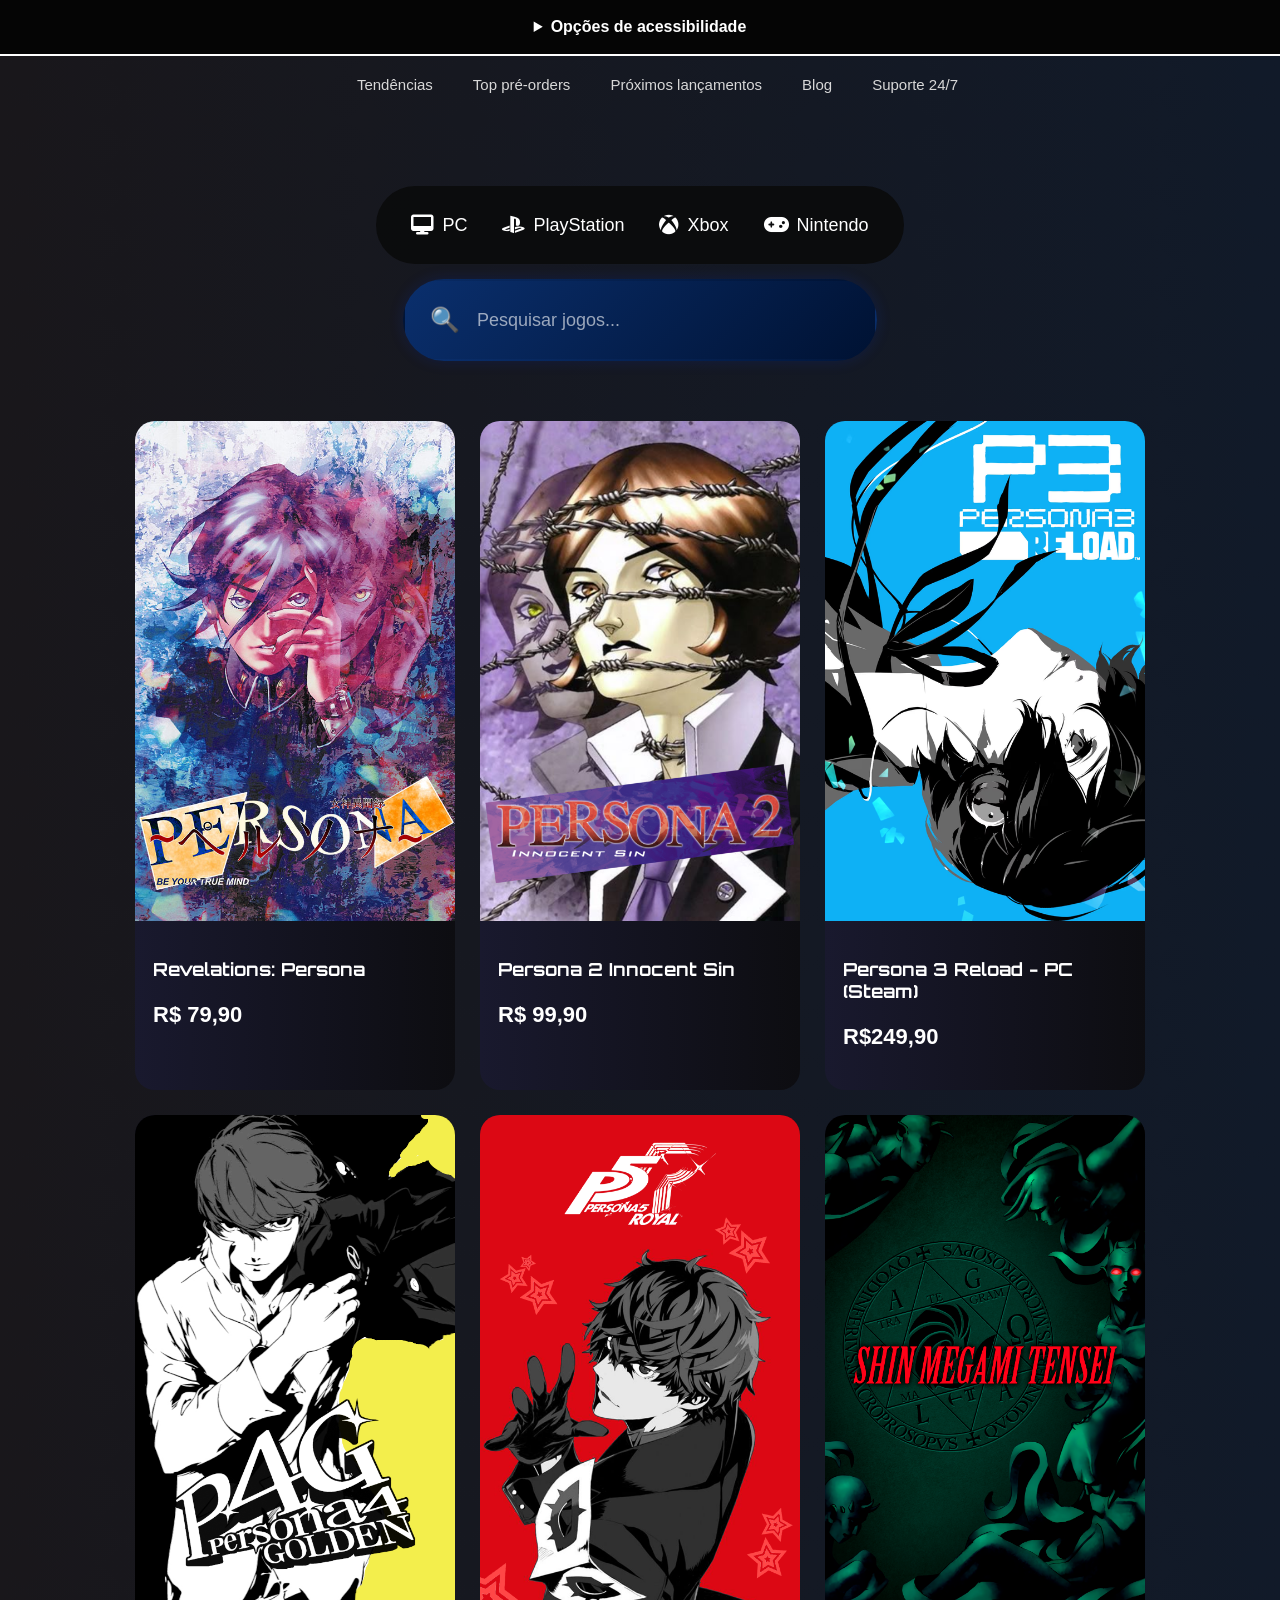
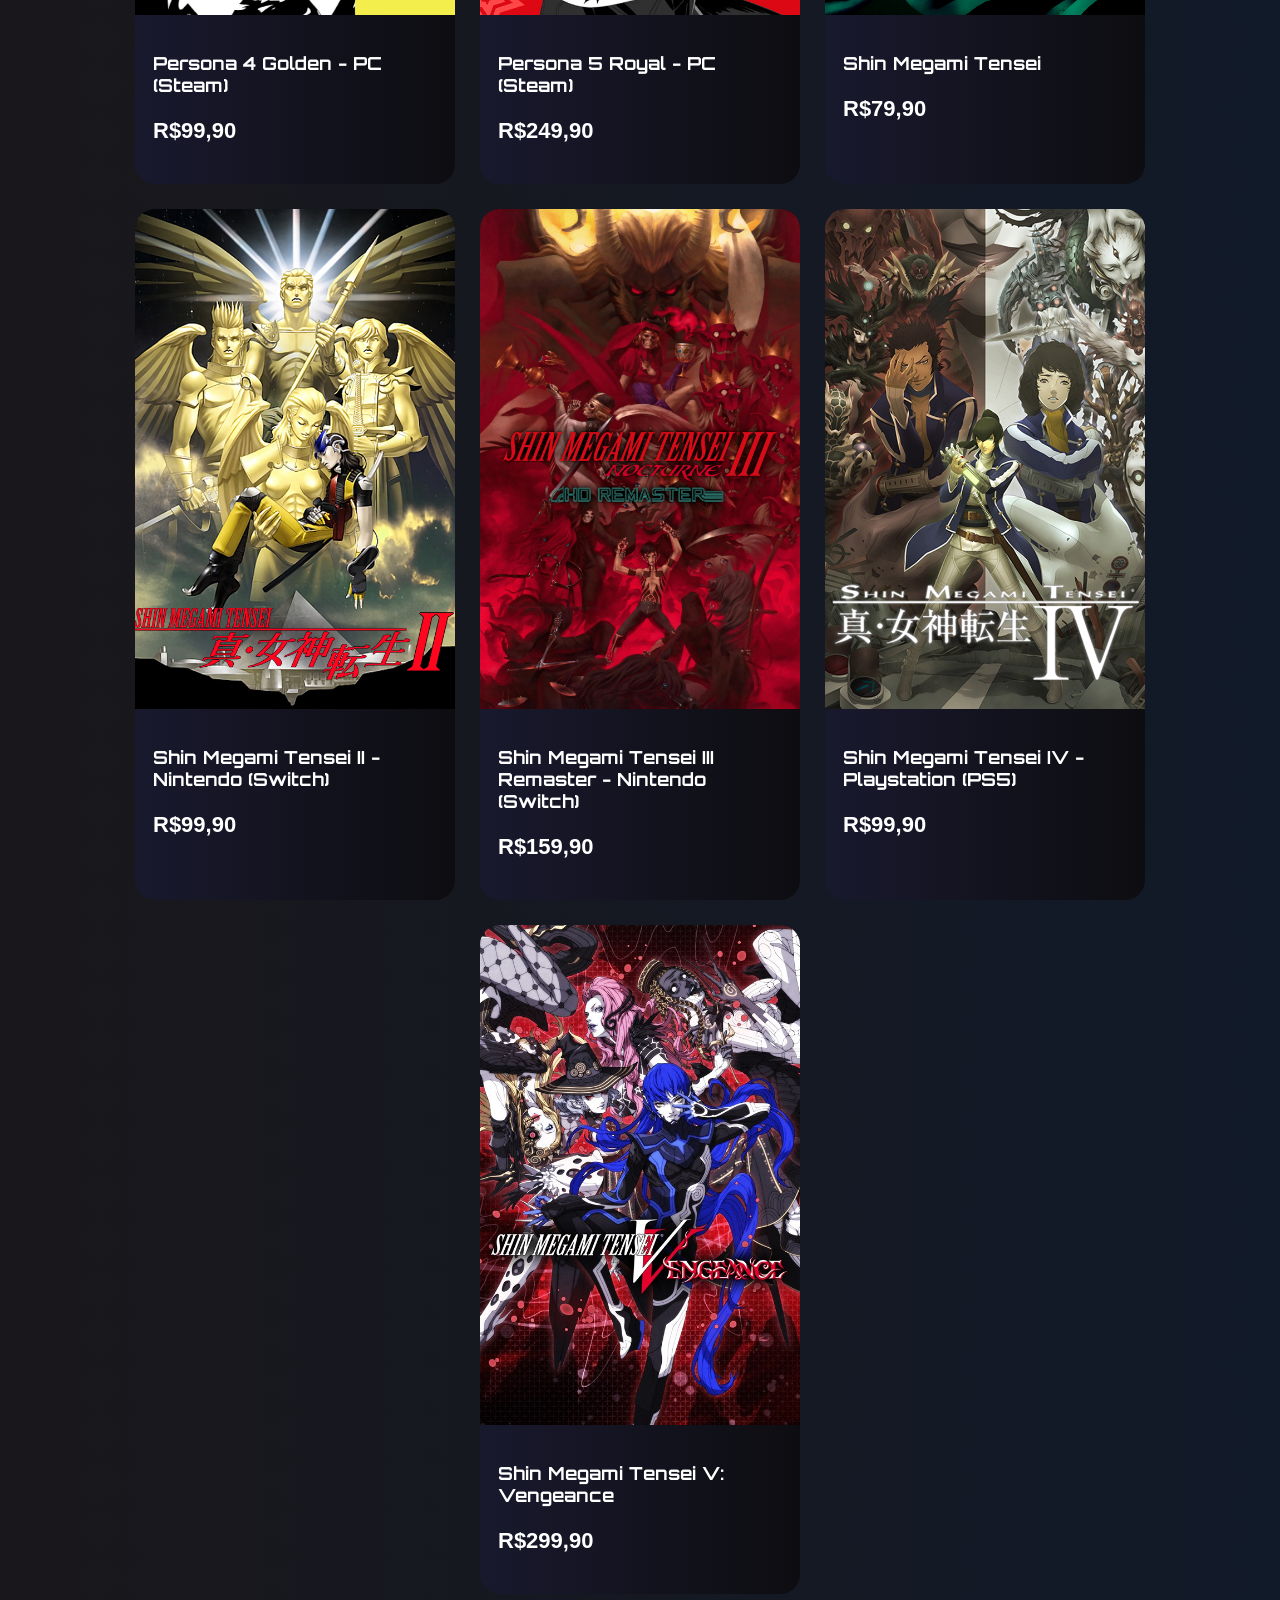
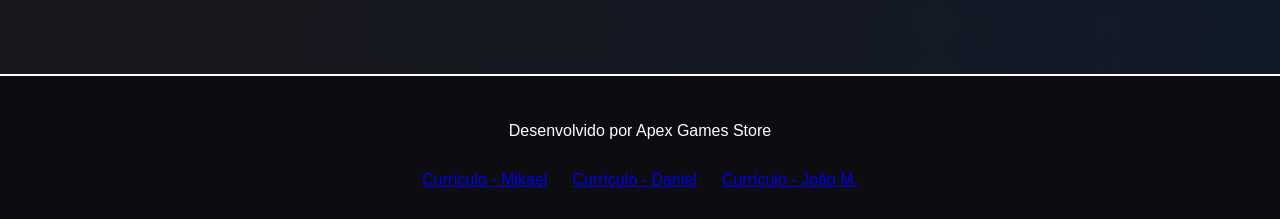
<file: index.html>
<!DOCTYPE html>
<html lang="pt-Br">
<head>
    <meta charset="UTF-8">
    <meta name="viewport" content="width=device-width, initial-scale=1.0">
    <link rel="stylesheet" href="style.css">
    <link rel="icon" href="icons/73c8f32f-1be4-4dcb-9ede-5c601a7293ec-removebg-preview.png">
    <link href='https://unpkg.com/boxicons@2.1.4/css/boxicons.min.css' rel='stylesheet'>
    <link href="https://fonts.googleapis.com/css2?family=Orbitron:wght@400;600;700&display=swap" rel="stylesheet">
    <link rel="stylesheet" href="https://cdnjs.cloudflare.com/ajax/libs/font-awesome/6.5.1/css/all.min.css">
    <link rel="stylesheet" href="acessibilidade.css">
    <script src="acessibilidade.js" defer></script>
    <title>Apex Games Store</title>
</head>
<body>

<details class="barra-acessibilidade">
    <summary>Opções de acessibilidade</summary>

    <div class="controles-acessibilidade">
        <fieldset class="grupo-acessibilidade">
            <legend>Visual</legend>
            <label class="opcao-acessibilidade" for="contraste">
                <input type="checkbox" id="contraste"> Alto contraste </label>
        </fieldset>
        <fieldset class="grupo-acessibilidade">
            <legend>Espaçamento do texto</legend>
            <label class="opcao-acessibilidade" for="entrelinhas">
                <input type="checkbox" id="entrelinhas"> Entrelinhas </label>
            <label class="opcao-acessibilidade" for="paragrafos"> 
                <input type="checkbox" id="paragrafos"> Parágrafos </label>
            <label class="opcao-acessibilidade" for="letras"> 
                <input type="checkbox" id="letras"> Letras </label>
            <label class="opcao-acessibilidade" for="palavras"> 
                <input type="checkbox" id="palavras"> Palavras</label>
        </fieldset>
        <fieldset class="grupo-acessibilidade">
            <legend>Tamanho do texto</legend>
            <button class="controle-acessibilidade" id="diminuir-texto" type="button" aria-label="Diminuir tamanho do texto"> A- </button>
            <output class="status-texto" id="status-texto" aria-live="polite"> 100% </output>
            <button class="controle-acessibilidade" id="aumentar-texto" type="button" aria-label="Aumentar tamanho do texto"> A+ </button>
        </fieldset>

        <button
            class="controle-acessibilidade"
            id="restaurar-acessibilidade"
            type="button">
            Restaurar
        </button>
    </div>
</details>

    <header class="top-header">
        <nav class="menu-top">
            <a href="#catalogo">Tendências</a>
            <a href="#promocoes">Top pré-orders</a>
            <a href="#lancamentos">Próximos lançamentos</a>
            <a href="#sobre">Blog</a>
            <a href="#suporte">Suporte 24/7</a>

        <button class="login" onclick="abrirLogin()"> 
       <img src="icons/loginIcone.png" alt="">
        Entrar
        </button>


        </nav>
        <div class="platform-bar">

    <div class="platforms">

    <a href="#">
        <i class="fa-solid fa-desktop"></i>
        PC
    </a>

    <a href="#">
        <i class="fa-brands fa-playstation"></i>
        PlayStation
    </a>

    <a href="#">
        <i class="fa-brands fa-xbox"></i>
        Xbox
    </a>

    <a href="#">
        <i class="fa-solid fa-gamepad"></i>
        Nintendo
    </a>

    </div>

   <div class="search-box">

    <span class="search-icon">🔍</span>

    <input
    type="text"
    placeholder="Pesquisar jogos..."
    class="search-input">

</div>

        </div>
    </header>

 <main class= "container" id="login">
        <form> 
            <h1>Login ApexGames</h1>
            <div class="input-box">
                <input placeholder="Usuário" type="email">
                <i class="bx bxs-user"></i>
            </div>
            <div class="input-box">
                <input placeholder="Senha" type="password">
                <i class="bx bxs-lock-alt"></i>
            </div>

            <div class="remember-forgot"> 
                <label>
                 <input type="checkbox">
                 Lembrar senha
                </label>
                <a href="#">Esqueci a senha</a>
            </div>

            <button class="vai" type="submit">Login</button>

            <div class="register-link">
                <p>Não tem uma conta? <a href="cadastro.html">Cadastre agora</a></p>
            </div>

            <div class="contas-cadastradas">
                <h2>Contas cadastradas</h2>
                <ul id="lista-contas"></ul>
            </div>

            <button class="fecha" type="button" onclick="fecharLogin()">
                Fechar
            </button>
        </form>
        
    
    
    
    </main>


    <script>
   function abrirLogin(){
        document.getElementById("login").style.display = "block";
        mostrarContas();
    }

    function fecharLogin(){
        document.getElementById("login").style.display = "none";
    }

    function mostrarContas(){
        const lista = document.getElementById("lista-contas");
        const contas = JSON.parse(localStorage.getItem("contas")) || [];

        lista.innerHTML = "";

        if (contas.length === 0) {
            lista.innerHTML = "<li>Nenhuma conta cadastrada</li>";
            return;
        }

        contas.forEach(function(conta){
            const item = document.createElement("li");
            item.textContent = `${conta.nome} - ${conta.email}`;
            lista.appendChild(item);
        });
    }
</script>

    <section class="catalogos" id="catalogo">
        <h2 class="titulocatalogo">Catálogo de Jogos</h2>
     <article class="jogo">
        <img src="images/e52d52ea4ebc5524d1494d8a2f3d2d4e.jpg" class="item" alt="Revelations: Persona">
        <div class="information">
            <h2 class="title" title="Revelations: Persona"> Revelations: Persona</h2>
            <p class="price">R$ 79,90</p>
        </div>
    </article>

    <article class="jogo">
        <img src="images/b176e78b61aa6642234795d84f9e3d08.png" class="item" alt="Persona 2 Innocent Sin">
        <div class="information">
            <h2 class="title" title="Persona 2 Innocent Sin"> Persona 2 Innocent Sin</h2>
            <p class="price">R$ 99,90</p>
        </div>
    </article>

    <article class="jogo">
            <img src="images/7ca49777a71420e1d492a56ded84864e.png" class="item" alt="Persona 3 Reload">
            <div class="information">
                <h2 class="title" title="Persona 3 Reload - PC (Steam)"> Persona 3 Reload - PC (Steam)</h2>
                <p class="price">R$249,90</p>
            </div>
    </article>

    <article class="jogo">
        <img src="images/5cfeeeb27c39fc6e74d7ca2e1f205261.png" class="item" alt="Persona 4 Golden">
        <div class="information">
            <h2 class="title" title="Persona 4 Golden - PC (Steam)"> Persona 4 Golden - PC (Steam)</h2>
            <p class="price">R$99,90</p>
        </div>
    </article>

    <article class="jogo">
        <img src="images/ee28d1f20061cc28e5f20cbbdebab8a4.png" class="item" alt="Persona 5 Royal">
        <div class="information">
            <h2 class="title" title="Persona 5 Royal - PC (Steam)"> Persona 5 Royal - PC (Steam)</h2>
            <p class="price">R$249,90</p>
        </div>
    </article>

    <article class="jogo">
        <img src="images/f6ea82acaa78fa2d65096bb2c51c8080.png" class="item" alt="Shin Megami Tensei">
        <div class="information">
            <h2 class="title" title="Shin Megami Tensei"> Shin Megami Tensei</h2>
            <p class="price">R$79,90</p>
        </div>
    </article> 

    <article class="jogo">
        <img src="images/038b9f8fdbd3fcf9694eddff74966b60.png" class="item" alt="Shin Megami Tensei II">
        <div class="information">
            <h2 class="title" title="Shin Megami Tensei II"> Shin Megami Tensei II - Nintendo (Switch)</h2>
            <p class="price">R$99,90</p>
        </div>
    </article>

    <article class="jogo">
        <img src="images/52f53b3d4f666a9ba200c2e93830c957.jpg" class="item" alt="Shin Megami Tensei III Remaster">
        <div class="information">
            <h2 class="title" title="Shin Megami Tensei III Remaster"> Shin Megami Tensei III Remaster - Nintendo (Switch)</h2>
            <p class="price">R$159,90</p>
        </div>
    </article>

    <article class="jogo">
        <img src="images/08bedd4580031e9633ef1ca96093868c.png" class="item" alt="Shin Megami Tensei IV">
        <div class="information">
            <h2 class="title" title="Shin Megami Tensei IV"> Shin Megami Tensei IV - Playstation (PS5)</h2>
            <p class="price">R$99,90</p>
        </div>
    </article>

    <article class="jogo">
        <img src="images/91b3ec57838f1cdd39bc10d6f9e55e50.jpg" class="item" alt="Shin Megami Tensei V: Vengeance">
        <div class="information">
            <h2 class="title" title="Shin Megami Tensei V: Vengeance"> Shin Megami Tensei V: Vengeance</h2>
            <p class="price">R$299,90</p>
        </div>
    </article>
    </section>
    <footer class="rodape">
        <p>Desenvolvido por Apex Games Store</p>
            <nav class="curriculos">
                <a href="https://miyuo67.github.io/Curriculo/" target="_blank">Currículo - Mikael</a>
                <a href="https://danielcintradelmonico.github.io/Projeto-Html-/" target="_blank"> Currículo - Daniel</a>
                <a href="https://sevenminutes67.github.io/Curriculo-/" target="_blank"> Currículo - João M.</a>
            </nav>
    </footer>
</body>
</html>
</file>
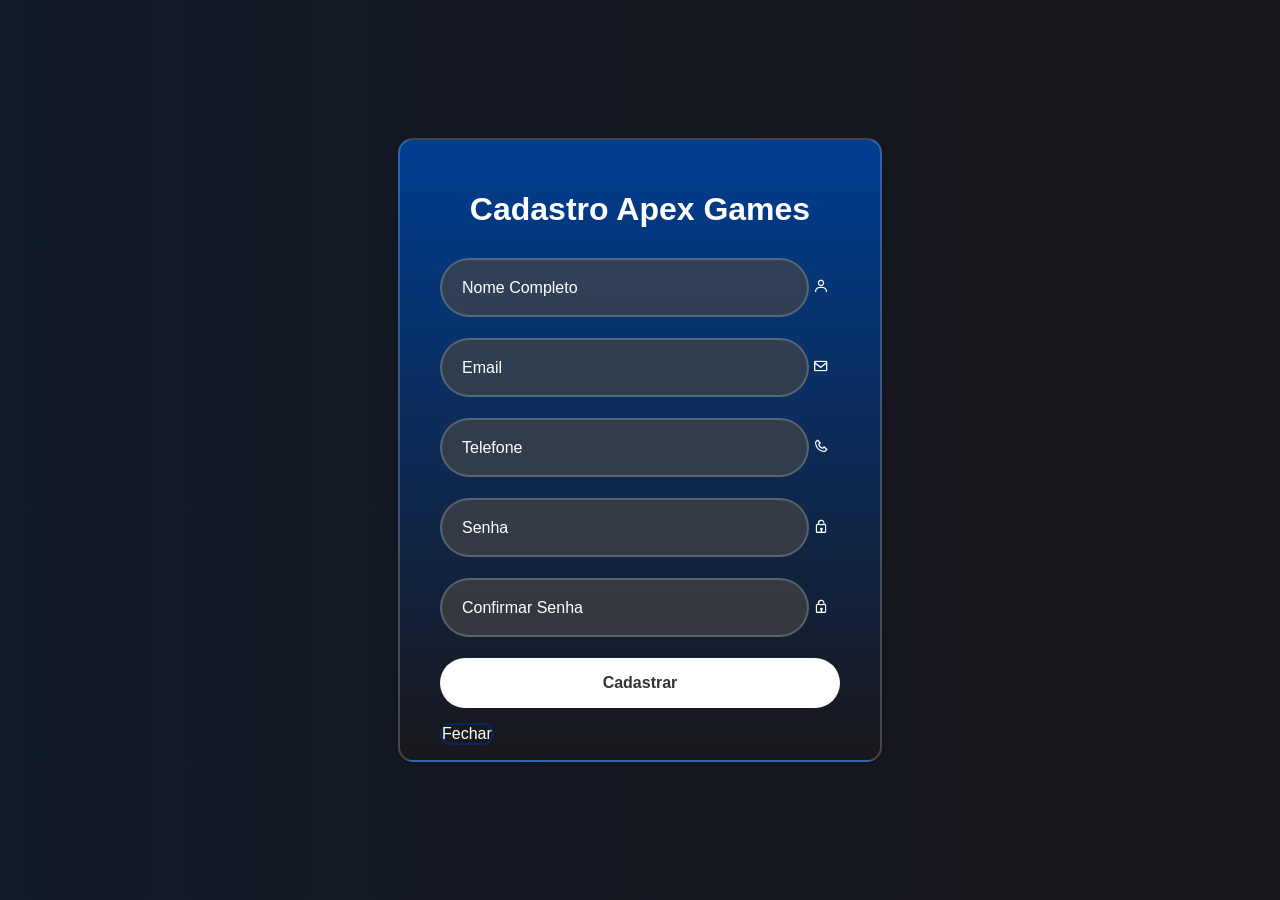
<file: cadastro.html>
<!DOCTYPE html>
<html lang="pt-Br">
    <head>
    <meta charset="UTF-8">
    <meta name="viewport" content="width=device-width, initial-scale=1.0">
    <link href='https://unpkg.com/boxicons@2.1.4/css/boxicons.min.css' rel='stylesheet'>
    <link rel="stylesheet" href="cadastro.css">
    <title>Cadastro - Apex Games Store</title>
    </head>
    <body>
        <main class="cadastro-container">
            <form id="form-cadastro">
            <h1>Cadastro Apex Games</h1>

        <div class="cadastro">
            <input id="nome" type="text" placeholder="Nome Completo" required>
            <i class="bx bx-user"></i>
        </div>

        <div class="cadastro">
            <input id="email" type="email" placeholder="Email" required>
            <i class="bx bx-envelope"></i>
        </div>

        <div class="cadastro">
            <input id="telefone" type="tel" placeholder="Telefone" required>
            <i class="bx bx-phone"></i>
        </div>

        <div class="cadastro">
            <input id="senha" type="password" placeholder="Senha" required>
            <i class="bx bx-lock"></i>
        </div>

        <div class="cadastro">
            <input id="confirmar-senha" type="password" placeholder="Confirmar Senha" required>
            <i class="bx bx-lock"></i>
        </div>

        <button class="vai" type="submit">Cadastrar</button>
        <a href="index.html" class="fecha">Fechar</a>
    </form>
    </main>
    <script src="cadastro.js"></script>
</body>
</html>
</file>
<file: style.css>
body{
    background: linear-gradient(to right,#19171b, #111a29);
    color: white;
    margin: 0;
    font-family: Arial, Helvetica, sans-serif;
}

h1, h2, .title {
    font-family: 'Orbitron', Arial, sans-serif;
}

.top-header{
    padding: 20px 50px;
    
}

.menu-top{
    display: flex;
    justify-content: center;
    position: relative;
    left: 75px;
    gap: 40px;

    margin-bottom: 35px;
}

.menu-top a{
    color: #d8d8d8;
    text-decoration: none;
    font-size: 15px;
    transition: 0.3s;
}

.menu-top a:hover{
    color: white;
}

.platform-bar{
    display: flex;
    flex-direction: column;

    align-items: center;

    gap: 15px;

    width: 100%;
}

.platforms{
    display: flex;
    align-items: center;
    justify-content: center;

    gap: 35px;

    width: fit-content;

    padding: 0 35px;

    height: 78px;

    background: rgba(10,10,10,0.85);

    border-radius: 50px;

    margin: 0 auto;
}

.platforms:hover{
    transform: translateY(-2px);

    box-shadow:
    0 0 30px rgba(0,50,255,0.15);
}

.platforms a{
    color: white;
    text-decoration: none;

    display: flex;
    align-items: center;

    gap: 8px;

    font-size: 18px;
    font-weight: 500;

    transition: 0.3s;
}

.platforms a:hover{
    color: #3b82f6;

    transform: scale(1.05);
}

.platforms i{
    font-size: 20px;
}


.login{
    image-rendering: pixelated; /*essa bomba é pixel art, entao precisa disso pra pagina nao tentar suavizar o desenho, pois acaba ficando com um aspecto borrado */
    image-rendering: crisp-edges;
    color: white;
    height: 75px;
    width: 75px;

    position: relative;
    left: 400px; /* ajusta a posição */
    bottom: 10px;

    background: linear-gradient(to right, #19171b, #003e91);
    border: none;
    border-radius: 50%;

    cursor: pointer;

    transition: 0.3s;
    
}

.login:hover{
    transform: scale(1.05);
}

/* tela de login */
.container{
    display: none; /* começa escondida */
    position: fixed;
    width: 400px;
    height: 730px;
    top: 50%;
    left: 50%;
    z-index: 20;
    transform: translate(-50%, -50%);
    background: linear-gradient(to top, #19171b, #003e91);
    backdrop-filter: blur(10px);
    padding: 30px 40px;
    border: 2px solid rgba(255, 255, 255, .2);
    border-radius: 15px;
    color: #fff;
    box-shadow: 0 0 10px rgba(0, 0, 0, .2);
    justify-content: center;
}

.container h1{
    text-align: center;

}

.input-box{
    position: relative;
    width: 100%;
    height: 50px;
    margin: 30px 0;
}

.input-box input{
    width: 75%;
    height: 30%;
    background-color:rgba(70, 70, 70, 0.658);;
    border: 2px solid rgba(255, 255, 255, .2);; 
    border-radius: 40px;
    outline: none;
    font-size: 16px;
    color: #fff;
    padding: 20px 45px 20px 20px;
}

.input-box:hover{
    transform: scale(1.05);
}

.vai{
    width: 100%;
    height: 50px;
    background-color: #fff;
    border: none;
    border-radius: 40px;
    cursor: pointer;
    font-size: 16px;
    color: #333;
    font-weight: 600;
}

.vai:hover{
    transform: scale(1.05);
}

.fecha{
    background-color: transparent;
    border: 2px solid #072661;
    border-radius: 40px;
    outline: none;
    font-size: 16px;
    color: #fff;
    cursor: pointer;
        
}

.fecha:hover{
    transform: scale(1.05);
    box-shadow:
    0 0 25px #072661;
    border-color:#072661;
}

.remember-forgot{
    display: flex;
    justify-content: space-between;
}

.remember-forgot label input{
    accent-color: #fff;
}

.remember-forgot a {
    text-decoration: none;
    color: #fff;
}

.remember-forgot a:hover {
    text-decoration: underline;
        
}

.register-link{
    text-align: center;
}

.register-link a {
    text-decoration: none;
    color: #fff;
}

.register-link a:hover {
    text-decoration: underline;
}

.contas-cadastradas {
    margin-top: 15px;
    text-align: center;
}

.contas-cadastradas h2 {
    font-size: 18px;
    margin-bottom: 18px;
}

.contas-cadastradas ul {
    max-height: 90px;
    overflow-y: auto;
    list-style: none;
    padding: 0;
    margin: 0;
}

.contas-cadastradas li {
    background: linear-gradient(to top, #19171b, #003e91);
    margin-bottom: 16px;
    padding: 8px;
    border-radius: 8px;
    font-size: 14px;
}

.input-box input::placeholder{
     color: #fff;
}
    
.login:hover{
    transform: scale(1.05);
}

.catalogos{
    display: flex;
    flex-wrap: wrap;
    justify-content: center;
    gap: 25px;
    padding: 40px;
}

.jogo{
    width: 320px;
    background: linear-gradient(to right,  #19192e, #0d0d11);
    border-radius: 20px;
    overflow: hidden;
    transition: 0.5s;
}

.jogo:hover{
    transform: scale(1.05);
}

.item{
    width: 100%;
    height: 500px;
    object-fit: cover;
    object-position: center;
}

.information{
    padding: 18px;
}

.title{
    display: block;
    font-size: 18px;
    margin-bottom: 10px;
}

.price{
    color: #ffffff;
    font-size: 22px;
    font-weight: bold;
}

.titulocatalogo{
    display: none;
}

.search-box{
    width: 420px;
    height: 78px;
    background: linear-gradient(
    135deg,
    #0a2f6d,
    #001233);
    border-radius: 50px;
    display: flex;
    align-items: center;
    padding: 0 25px;
    gap: 15px;
    border: 2px solid transparent;
    transition:
    transform 0.35s ease,
    box-shadow 0.35s ease,
    border-color 0.35s ease,
    background 0.35s ease;
    box-shadow:
    0 0 15px rgba(0, 60, 255, 0.15);
}

.search-box:hover{
    transform: translateY(-3px) scale(1.02);
    box-shadow:
    0 0 25px rgba(0, 89, 255, 0.35);
    border-color:
    rgba(0, 132, 255, 0.35);
}

.search-box:focus-within{

    transform: scale(1.03);

    background: linear-gradient(
    135deg,
    #1147a8,
    #001b4d);
    border-color:
    rgba(0, 174, 255, 0.8);
    box-shadow:
    0 0 35px rgba(0, 140, 255, 0.6);
}

.search-icon{
    font-size: 24px;
    transition: 0.3s;
}

.search-box:focus-within .search-icon{
    transform: rotate(-10deg) scale(1.15);
}

.search-input{
    width: 100%;
    background: transparent;
    border: none;
    outline: none;
    color: white;
    font-size: 18px;
}

.search-input::placeholder{
    color: rgba(255,255,255,0.6);
    transition: 0.3s;
}

.search-input:focus::placeholder{
    opacity: 0.3;
}

.rodape {
    width: 100%;
    margin-top: 40px;
    padding: 30px 20px;
    box-sizing: border-box;
    background: #0d0d11;
    color: #ffffff;
    display: flex;
    flex-direction: column;
    align-items: center;
    justify-content: center;
    gap: 15px;
    text-align: center;
    border-top: 2px solid #ffffff;
}

.curriculos {
    
    width: 100%;
    display: flex;
    justify-content: center;
    align-items: center;
    gap: 25px;
    flex-wrap: wrap;
    text-align: center;
}
</file>
<file: acessibilidade.css>
:root {
    --escala-texto: 1;
    --entrelinhas: normal;
    --espaco-paragrafos: 1em;
    --espaco-letras: 0;
    --espaco-palavras: 0;
}
html {
    font-size: calc(100% * var(--escala-texto));
}

body {
    overflow-x: hidden;
}
body,

body * {
    max-width: 100%;
    line-height: var(--entrelinhas);
    letter-spacing: var(--espaco-letras);
    word-spacing: var(--espaco-palavras);
    overflow-wrap: break-word;
}
body p {
    margin-bottom: var(--espaco-paragrafos);
}

.barra-acessibilidade {
    position: relative;
    z-index: 30;
    width: 100%;
    padding: 10px 20px;
    box-sizing: border-box;
    background: #050505;
    color: #ffffff;
    border-bottom: 2px solid #ffffff;
    font-family: Arial, Helvetica, sans-serif;
}

.barra-acessibilidade summary {
    width: fit-content;
    margin: 0 auto;
    padding: 8px 12px;
    cursor: pointer;
    font-weight: 700;
}

.controles-acessibilidade {
    display: flex;
    justify-content: center;
    align-items: center;
    gap: 10px;
    flex-wrap: wrap;
    padding-top: 10px;
}

.grupo-acessibilidade {
    display: flex;
    align-items: center;
    gap: 8px;
    flex-wrap: wrap;
    border: 1px solid #ffffff;
    padding: 8px;
}

.grupo-acessibilidade legend {
    padding: 0 5px;
}

.controle-acessibilidade {
    min-height: 44px;
    padding: 8px 12px;
    border: 2px solid #ffffff;
    background: #111111;
    color: #ffffff;
    cursor: pointer;
    font: inherit;
}

.opcao-acessibilidade {
    display: inline-flex;
    align-items: center;
    gap: 7px;
    min-height: 44px;
    padding: 4px 8px;
}

.opcao-acessibilidade input {
    width: 20px;
    height: 20px;
}

.status-texto {
    min-width: 4.5em;
    text-align: center;
    font-weight: 700;
}

/* espaçamento */
body.entrelinhas-acessiveis {
    --entrelinhas: 1.5;
}

body.paragrafos-acessiveis {
    --espaco-paragrafos: 2em;
}

body.letras-acessiveis {
    --espaco-letras: 0.12em;
}

body.palavras-acessiveis {
    --espaco-palavras: 0.16em;
}

body.alto-contraste {
    background: #000000 !important;
    color: #ffffff !important;
}

body.alto-contraste .top-header,
body.alto-contraste .platforms,
body.alto-contraste .search-box,
body.alto-contraste .jogo,
body.alto-contraste .container,
body.alto-contraste .cadastro-container,
body.alto-contraste .rodape {
    background: #000000 !important;
    color: #ffffff !important;
    border-color: #ffffff !important;
    box-shadow: none !important;
}

body.alto-contraste a {
    color: #ffff00 !important;
    text-decoration: underline;
}

body.alto-contraste button,
body.alto-contraste input {
    background: #000000 !important;
    color: #ffffff !important;
    border-color: #ffffff !important;
}

body.alto-contraste input::placeholder {
    color: #ffffff !important;
    opacity: 1;
}

body.alto-contraste :focus-visible {
    outline: 4px solid #00ffff !important;
    outline-offset: 3px;
}
</file>
<file: cadastro.css>
body{
    background: linear-gradient(to right,#111a29, #19171b);
    color: white;
    margin: 0;
    display: flex;
    justify-content: center;
    align-items: center;
    min-height: 100vh;
    font-family: Arial, Helvetica, sans-serif;
}

.cadastro-container{
    width: 400px;
    min-height: 560px;
    background: linear-gradient(to top, #19171b, #003e91);
    backdrop-filter: blur(10px);
    padding: 30px 40px;
    border: 2px solid rgba(255, 255, 255, .2);
    border-radius: 15px;
    color: #fff;
    box-shadow: 0 0 10px rgba(0, 0, 0, .2);
}

.cadastro{

    position: relative;
    width: 100%;
    height: 50px;
    margin: 30px 0;
}

.cadastro-container h1{
    text-align: center;
}

.cadastro input{
    width: 75%;
    height: 30%;
    background-color:rgba(70, 70, 70, 0.658);;
    border: 2px solid rgba(255, 255, 255, .2);; 
    border-radius: 40px;
    outline: none;
    font-size: 16px;
    color: #fff;
    padding: 20px 45px 20px 20px;
}

.cadastro input::placeholder{
    color: #fff;
}

.cadastro:hover{
    transform: scale(1.05);
}

.vai{
    width: 100%;
    height: 50px;
    background-color: #fff;
    border: none;
    border-radius: 40px;
    cursor: pointer;
    font-size: 16px;
    color: #333;
    font-weight: 600;
}

.vai:hover{
    transform: scale(1.05);
}

.fecha{
    position: absolute;
    bottom: 15px;
    left: 40px;
    background-color: transparent;
    border: 2px solid #072661;
    font-size: 16px;
    border-radius: 45px;
    outline: none;
    font-size: 16px;
    cursor: pointer;
    text-decoration: none;
    color: white !important;
}


.fecha:hover{
    transform: scale(1.05);
    box-shadow: 0 0 10px #fff;
    color: #fff;
    cursor: pointer;
}
</file>
